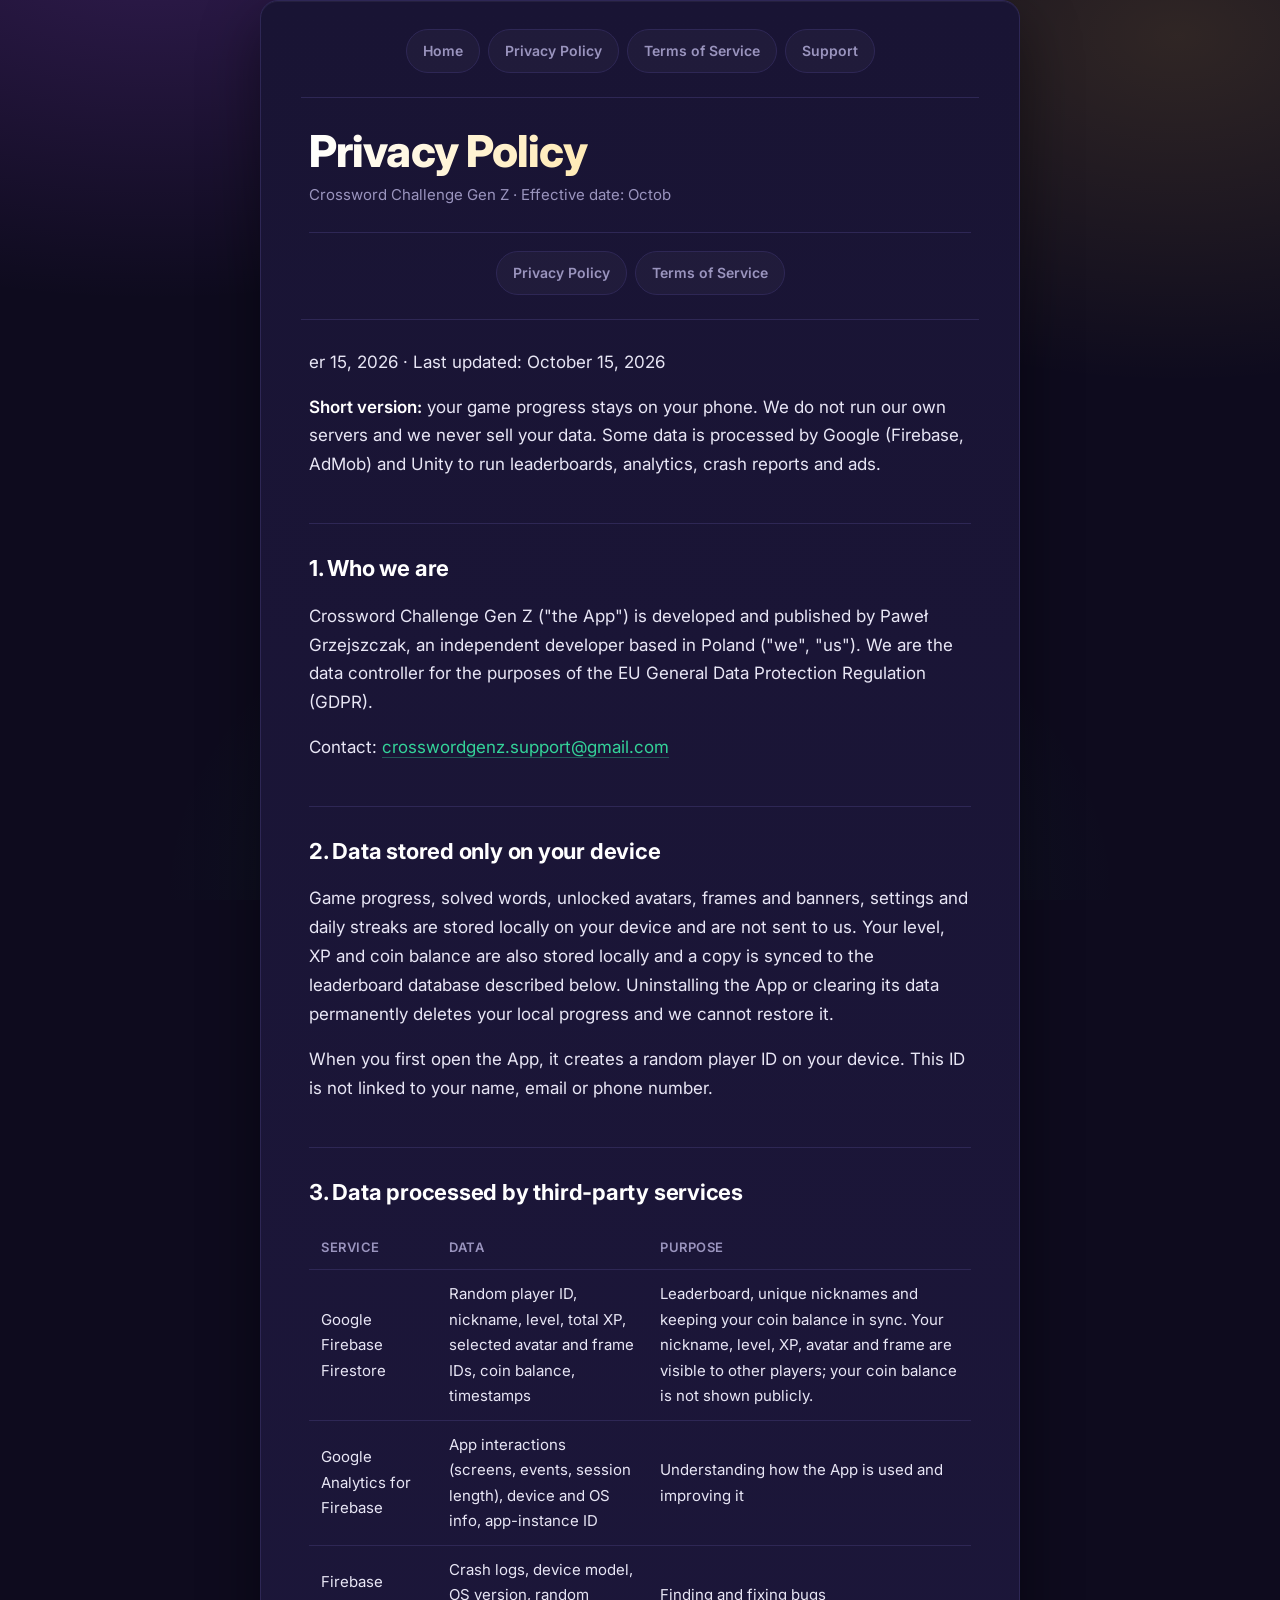
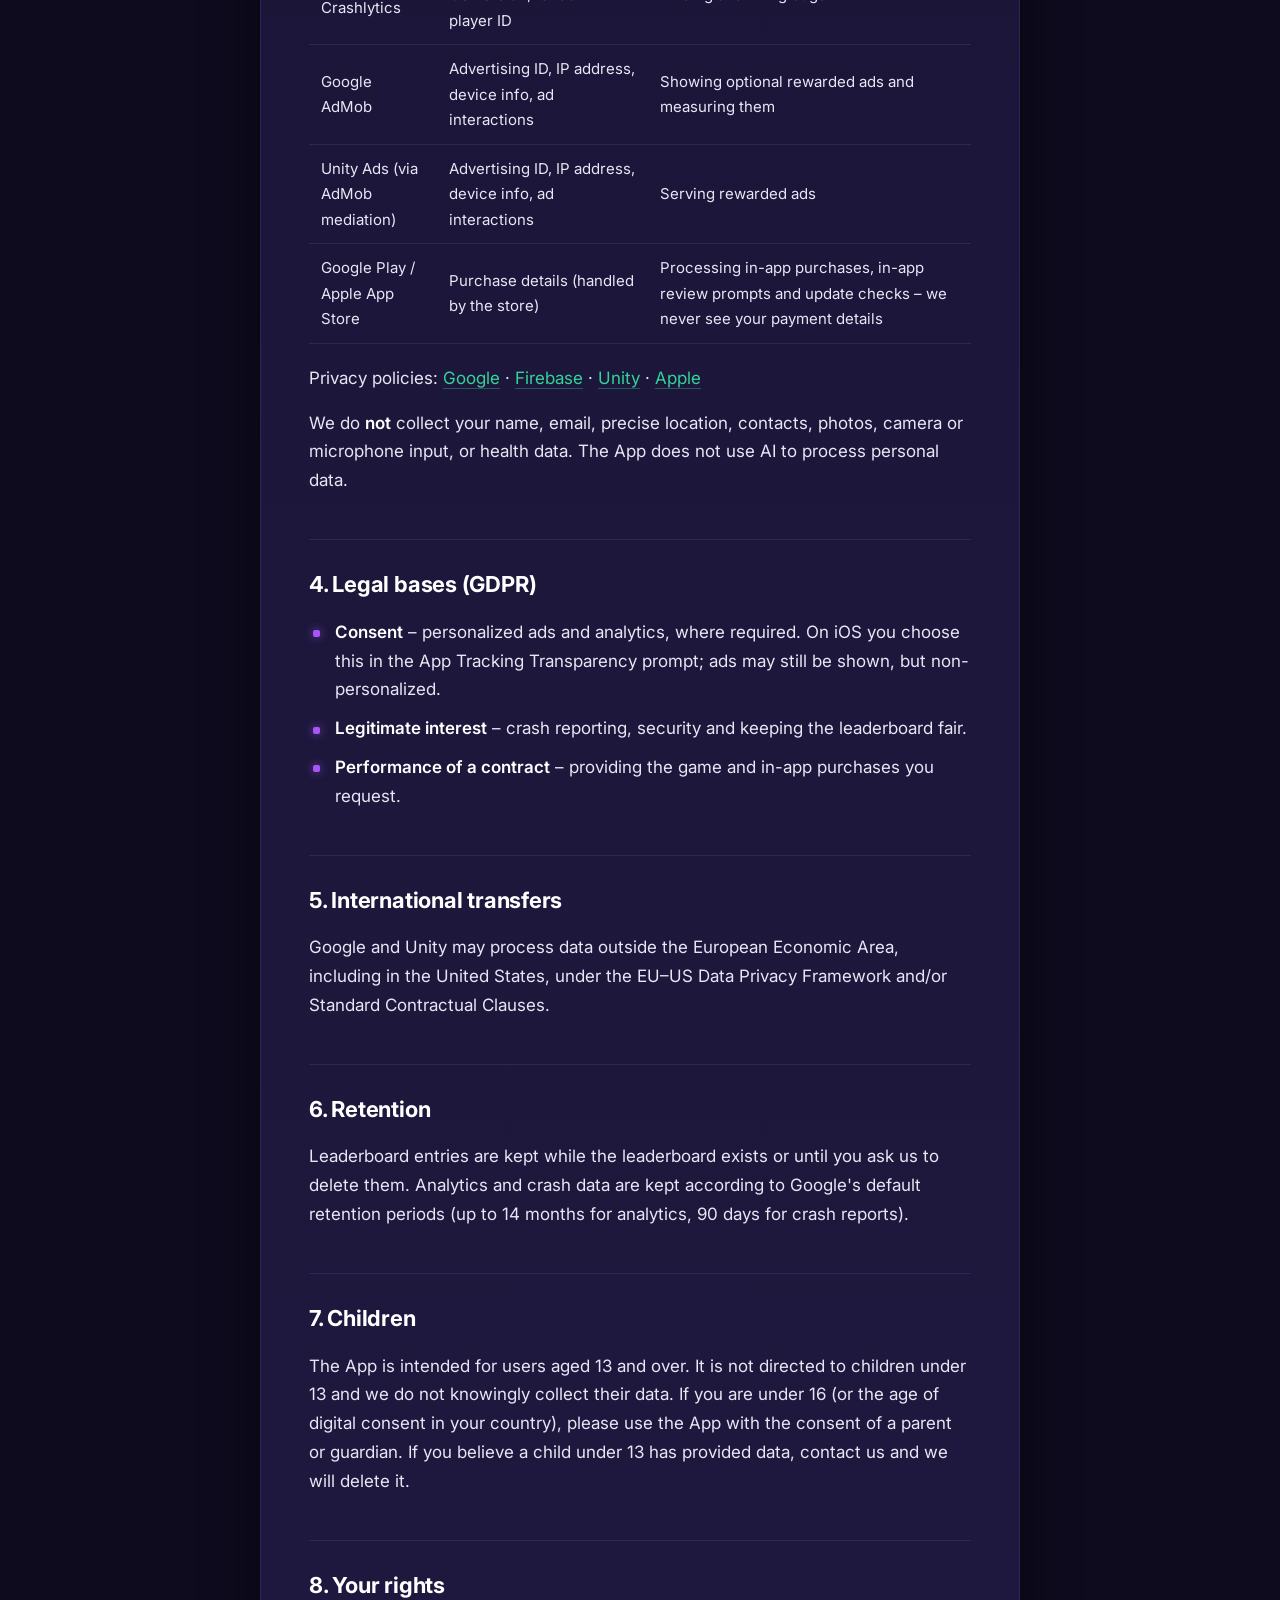
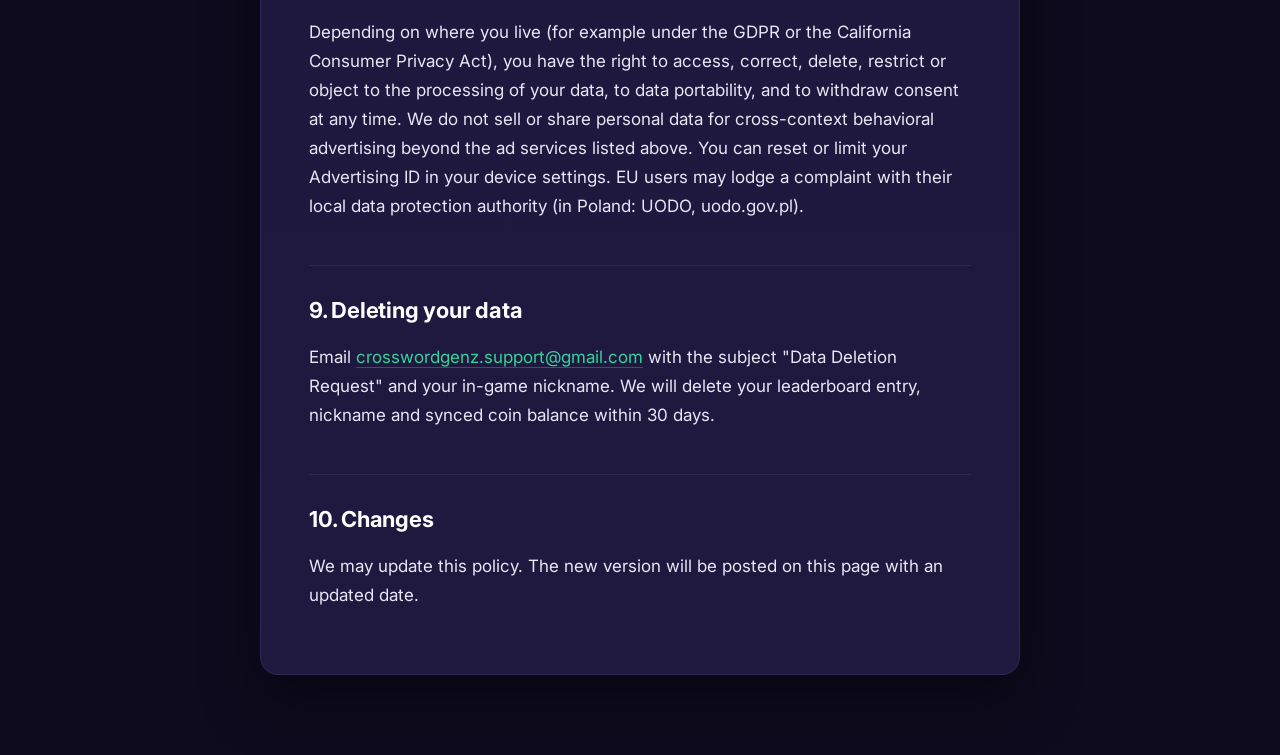
<file: index.html>
<!doctype html>
<html lang="en"><head><meta charset="utf-8"><meta name="viewport" content="width=device-width,initial-scale=1">
<title>Privacy Policy – Crossword Challenge Gen Z</title><link rel="stylesheet" href="style.css"></head>
<body><main>
<nav><a href="https://crosswordgenz.github.io">Home</a><a href="index.html">Privacy Policy</a><a href="terms.html">Terms of Service</a><a href="https://crosswordgenz.github.io/Support/">Support</a></nav>
<h1>Privacy Policy</h1>
<p class="muted">Crossword Challenge Gen Z · Effective date: Octob<nav><a href="index.html">Privacy Policy</a><a href="terms.html">Terms of Service</a></nav>er 15, 2026 · Last updated: October 15, 2026</p>

<div class="card">
<p><strong>Short version:</strong> your game progress stays on your phone. We do not run our own servers and we never sell your data. Some data is processed by Google (Firebase, AdMob) and Unity to run leaderboards, analytics, crash reports and ads.</p>
</div>

<h2>1. Who we are</h2>
<p>Crossword Challenge Gen Z ("the App") is developed and published by Paweł Grzejszczak, an independent developer based in Poland ("we", "us"). We are the data controller for the purposes of the EU General Data Protection Regulation (GDPR).</p>
<p>Contact: <a href="mailto:crosswordgenz.support@gmail.com">crosswordgenz.support@gmail.com</a></p>

<h2>2. Data stored only on your device</h2>
<p>Game progress, solved words, unlocked avatars, frames and banners, settings and daily streaks are stored locally on your device and are not sent to us. Your level, XP and coin balance are also stored locally and a copy is synced to the leaderboard database described below. Uninstalling the App or clearing its data permanently deletes your local progress and we cannot restore it.</p>
<p>When you first open the App, it creates a random player ID on your device. This ID is not linked to your name, email or phone number.</p>

<h2>3. Data processed by third-party services</h2>
<table>
<tr><th>Service</th><th>Data</th><th>Purpose</th></tr>
<tr><td>Google Firebase Firestore</td><td>Random player ID, nickname, level, total XP, selected avatar and frame IDs, coin balance, timestamps</td><td>Leaderboard, unique nicknames and keeping your coin balance in sync. Your nickname, level, XP, avatar and frame are visible to other players; your coin balance is not shown publicly.</td></tr>
<tr><td>Google Analytics for Firebase</td><td>App interactions (screens, events, session length), device and OS info, app-instance ID</td><td>Understanding how the App is used and improving it</td></tr>
<tr><td>Firebase Crashlytics</td><td>Crash logs, device model, OS version, random player ID</td><td>Finding and fixing bugs</td></tr>
<tr><td>Google AdMob</td><td>Advertising ID, IP address, device info, ad interactions</td><td>Showing optional rewarded ads and measuring them</td></tr>
<tr><td>Unity Ads (via AdMob mediation)</td><td>Advertising ID, IP address, device info, ad interactions</td><td>Serving rewarded ads</td></tr>
<tr><td>Google Play / Apple App Store</td><td>Purchase details (handled by the store)</td><td>Processing in-app purchases, in-app review prompts and update checks – we never see your payment details</td></tr>
</table>
<p>Privacy policies: <a href="https://policies.google.com/privacy">Google</a> · <a href="https://firebase.google.com/support/privacy">Firebase</a> · <a href="https://unity.com/legal/privacy-policy">Unity</a> · <a href="https://www.apple.com/legal/privacy/">Apple</a></p>
<p>We do <strong>not</strong> collect your name, email, precise location, contacts, photos, camera or microphone input, or health data. The App does not use AI to process personal data.</p>

<h2>4. Legal bases (GDPR)</h2>
<ul>
<li><strong>Consent</strong> – personalized ads and analytics, where required. On iOS you choose this in the App Tracking Transparency prompt; ads may still be shown, but non-personalized.</li>
<li><strong>Legitimate interest</strong> – crash reporting, security and keeping the leaderboard fair.</li>
<li><strong>Performance of a contract</strong> – providing the game and in-app purchases you request.</li>
</ul>

<h2>5. International transfers</h2>
<p>Google and Unity may process data outside the European Economic Area, including in the United States, under the EU–US Data Privacy Framework and/or Standard Contractual Clauses.</p>

<h2>6. Retention</h2>
<p>Leaderboard entries are kept while the leaderboard exists or until you ask us to delete them. Analytics and crash data are kept according to Google's default retention periods (up to 14 months for analytics, 90 days for crash reports).</p>

<h2>7. Children</h2>
<p>The App is intended for users aged 13 and over. It is not directed to children under 13 and we do not knowingly collect their data. If you are under 16 (or the age of digital consent in your country), please use the App with the consent of a parent or guardian. If you believe a child under 13 has provided data, contact us and we will delete it.</p>

<h2>8. Your rights</h2>
<p>Depending on where you live (for example under the GDPR or the California Consumer Privacy Act), you have the right to access, correct, delete, restrict or object to the processing of your data, to data portability, and to withdraw consent at any time. We do not sell or share personal data for cross-context behavioral advertising beyond the ad services listed above. You can reset or limit your Advertising ID in your device settings. EU users may lodge a complaint with their local data protection authority (in Poland: UODO, uodo.gov.pl).</p>

<h2>9. Deleting your data</h2>
<p>Email <a href="mailto:crosswordgenz.support@gmail.com?subject=Data%20Deletion%20Request">crosswordgenz.support@gmail.com</a> with the subject "Data Deletion Request" and your in-game nickname. We will delete your leaderboard entry, nickname and synced coin balance within 30 days.</p>

<h2>10. Changes</h2>
<p>We may update this policy. The new version will be posted on this page with an updated date.</p>
</main></body></html>
</file>
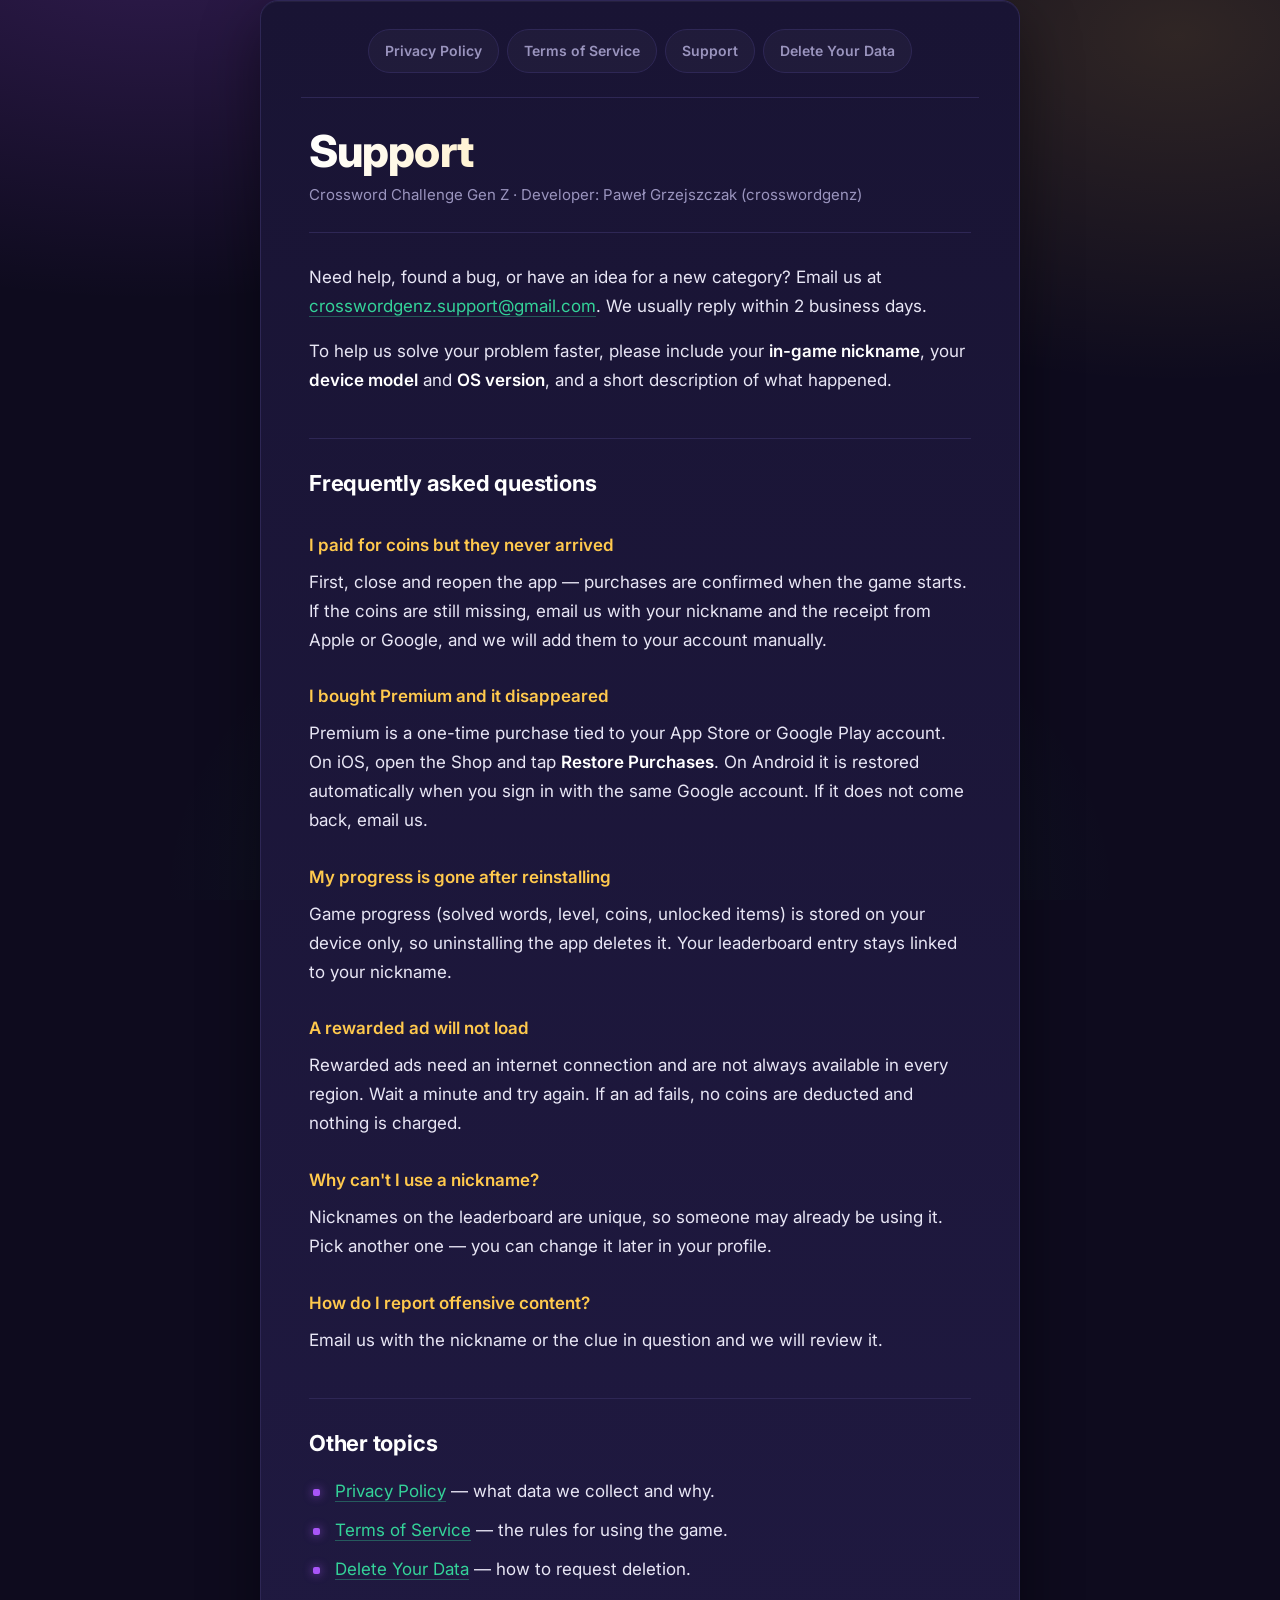
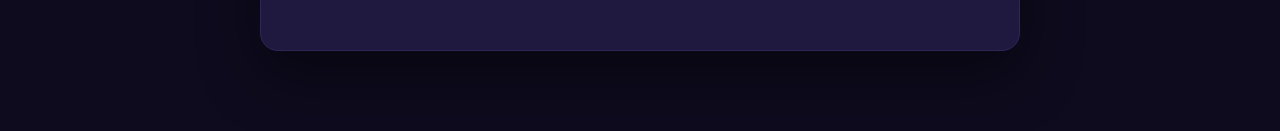
<file: support.html>
<!doctype html>
<html lang="en"><head><meta charset="utf-8"><meta name="viewport" content="width=device-width,initial-scale=1">
<title>Support – Crossword Challenge Gen Z</title><link rel="stylesheet" href="style.css"></head>
<body><main>
<nav><a href="index.html">Privacy Policy</a><a href="terms.html">Terms of Service</a><a href="support.html">Support</a><a href="delete-data.html">Delete Your Data</a></nav>
<h1>Support</h1>
<p class="muted">Crossword Challenge Gen Z · Developer: Paweł Grzejszczak (crosswordgenz)</p>

<p>Need help, found a bug, or have an idea for a new category? Email us at
<a href="mailto:crosswordgenz.support@gmail.com">crosswordgenz.support@gmail.com</a>.
We usually reply within 2 business days.</p>

<p>To help us solve your problem faster, please include your <strong>in-game nickname</strong>, your <strong>device model</strong> and <strong>OS version</strong>, and a short description of what happened.</p>

<h2>Frequently asked questions</h2>

<h3>I paid for coins but they never arrived</h3>
<p>First, close and reopen the app — purchases are confirmed when the game starts. If the coins are still missing, email us with your nickname and the receipt from Apple or Google, and we will add them to your account manually.</p>

<h3>I bought Premium and it disappeared</h3>
<p>Premium is a one-time purchase tied to your App Store or Google Play account. On iOS, open the Shop and tap <strong>Restore Purchases</strong>. On Android it is restored automatically when you sign in with the same Google account. If it does not come back, email us.</p>

<h3>My progress is gone after reinstalling</h3>
<p>Game progress (solved words, level, coins, unlocked items) is stored on your device only, so uninstalling the app deletes it. Your leaderboard entry stays linked to your nickname.</p>

<h3>A rewarded ad will not load</h3>
<p>Rewarded ads need an internet connection and are not always available in every region. Wait a minute and try again. If an ad fails, no coins are deducted and nothing is charged.</p>

<h3>Why can't I use a nickname?</h3>
<p>Nicknames on the leaderboard are unique, so someone may already be using it. Pick another one — you can change it later in your profile.</p>

<h3>How do I report offensive content?</h3>
<p>Email us with the nickname or the clue in question and we will review it.</p>

<h2>Other topics</h2>
<ul>
<li><a href="index.html">Privacy Policy</a> — what data we collect and why.</li>
<li><a href="terms.html">Terms of Service</a> — the rules for using the game.</li>
<li><a href="delete-data.html">Delete Your Data</a> — how to request deletion.</li>
</ul>
</main></body></html>
</file>
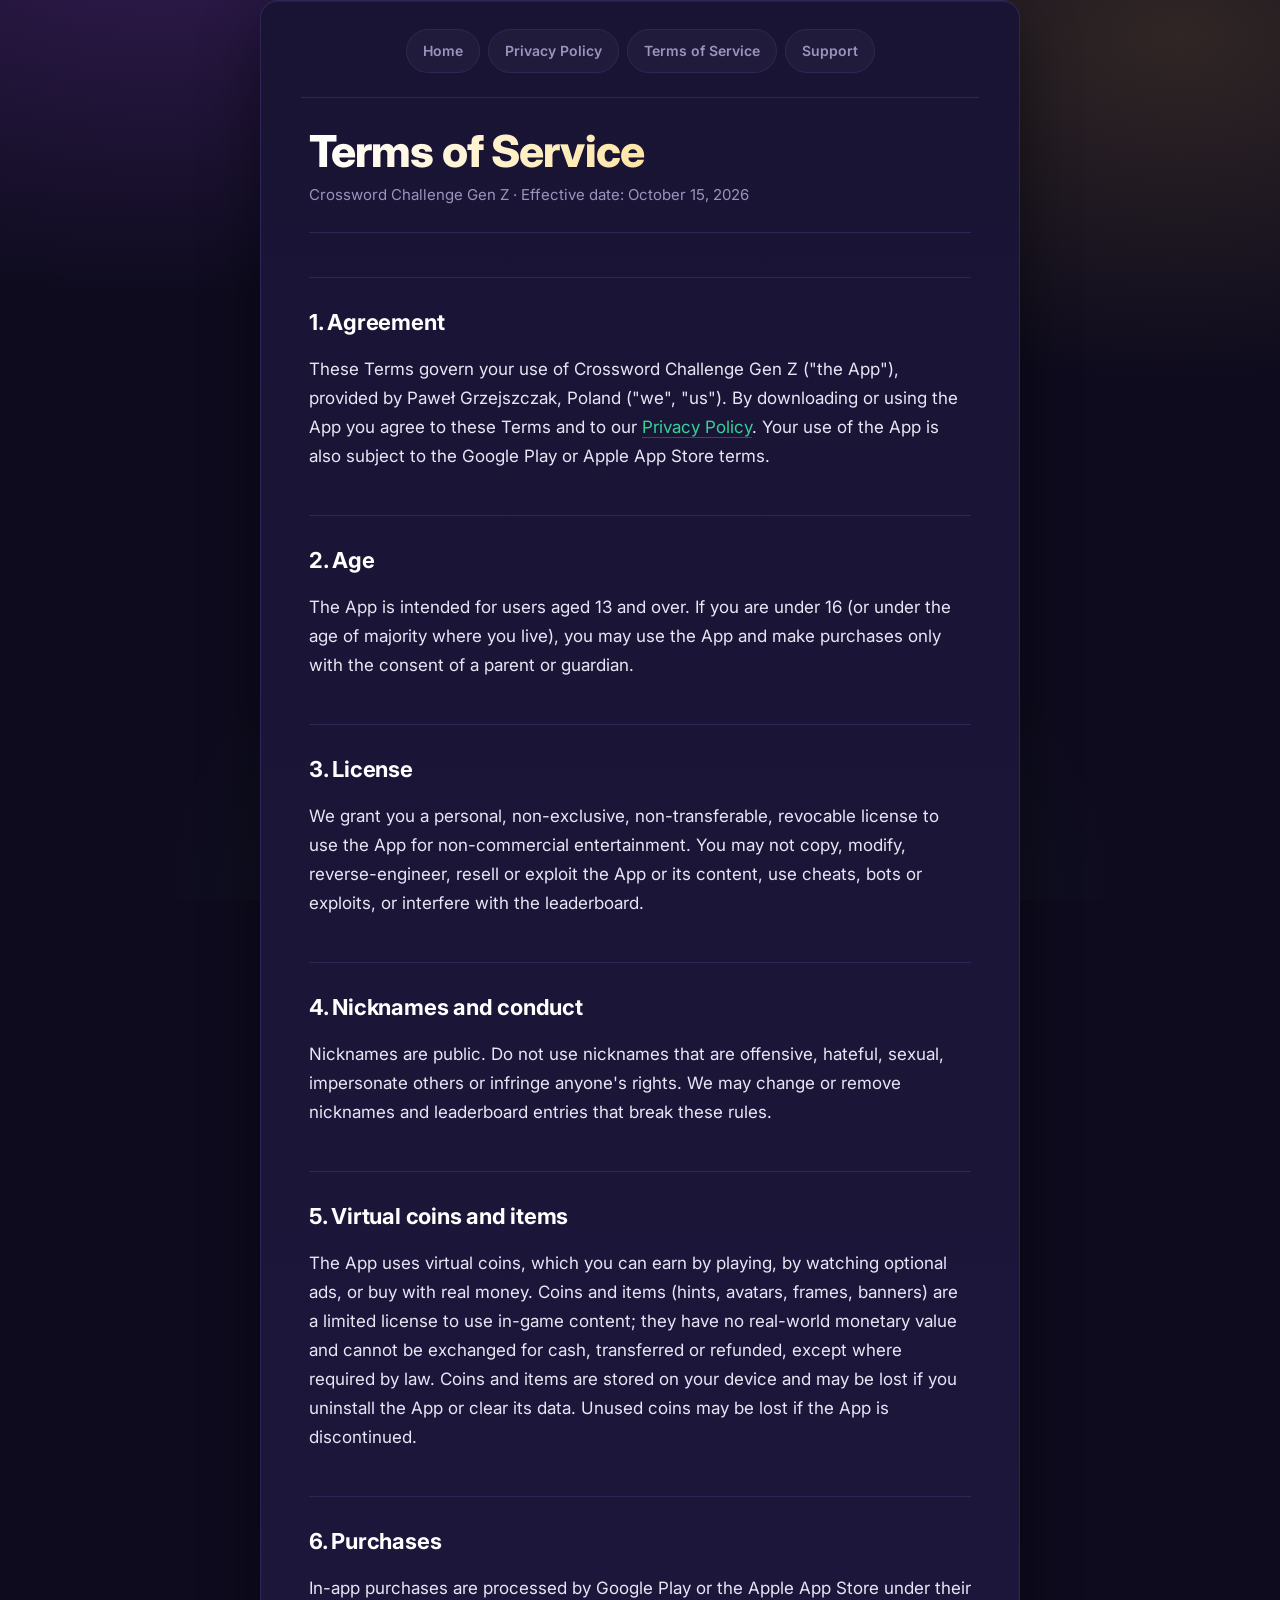
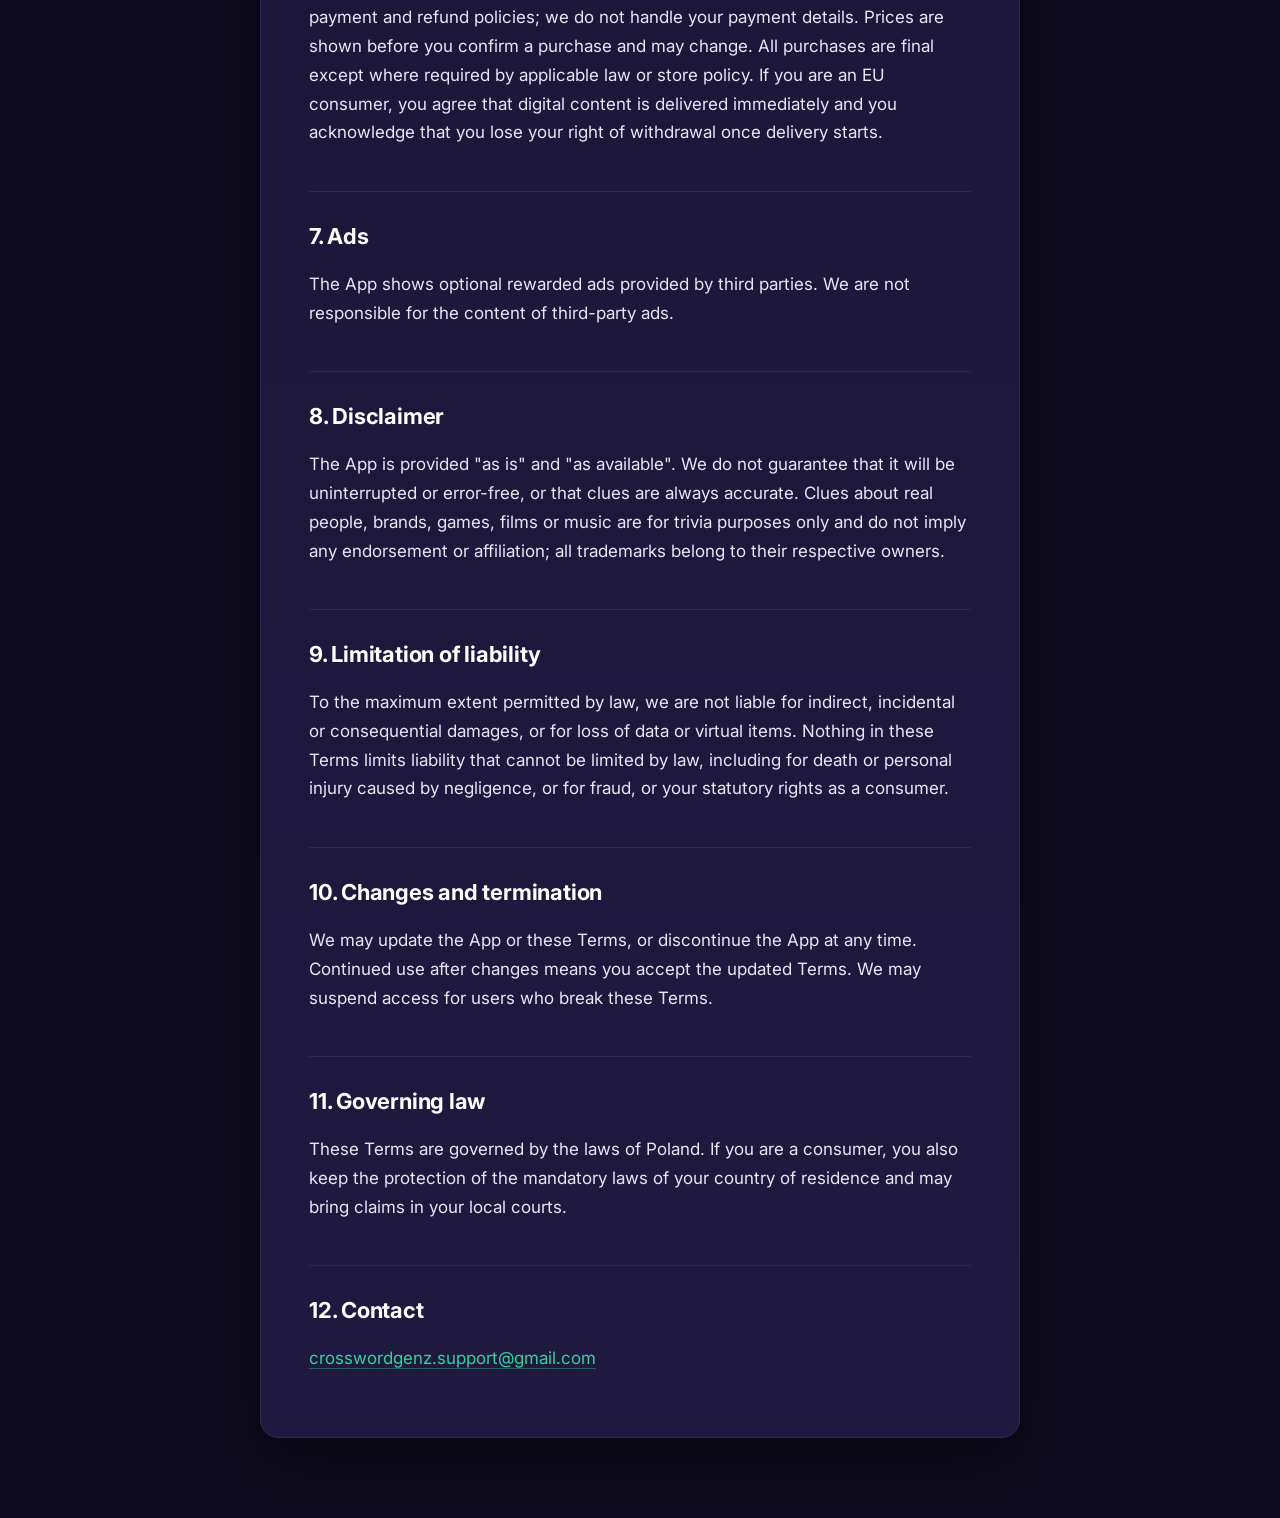
<file: terms.html>
<!doctype html>
<html lang="en"><head><meta charset="utf-8"><meta name="viewport" content="width=device-width,initial-scale=1">
<title>Terms of Service – Crossword Challenge Gen Z</title><link rel="stylesheet" href="style.css"></head>
<body><main>
<nav><a href="https://crosswordgenz.github.io">Home</a><a href="index.html">Privacy Policy</a><a href="terms.html">Terms of Service</a><a href="https://crosswordgenz.github.io/Support/">Support</a></nav>
<h1>Terms of Service</h1>
<p class="muted">Crossword Challenge Gen Z · Effective date: October 15, 2026</p>

<h2>1. Agreement</h2>
<p>These Terms govern your use of Crossword Challenge Gen Z ("the App"), provided by Paweł Grzejszczak, Poland ("we", "us"). By downloading or using the App you agree to these Terms and to our <a href="index.html">Privacy Policy</a>. Your use of the App is also subject to the Google Play or Apple App Store terms.</p>

<h2>2. Age</h2>
<p>The App is intended for users aged 13 and over. If you are under 16 (or under the age of majority where you live), you may use the App and make purchases only with the consent of a parent or guardian.</p>

<h2>3. License</h2>
<p>We grant you a personal, non-exclusive, non-transferable, revocable license to use the App for non-commercial entertainment. You may not copy, modify, reverse-engineer, resell or exploit the App or its content, use cheats, bots or exploits, or interfere with the leaderboard.</p>

<h2>4. Nicknames and conduct</h2>
<p>Nicknames are public. Do not use nicknames that are offensive, hateful, sexual, impersonate others or infringe anyone's rights. We may change or remove nicknames and leaderboard entries that break these rules.</p>

<h2>5. Virtual coins and items</h2>
<p>The App uses virtual coins, which you can earn by playing, by watching optional ads, or buy with real money. Coins and items (hints, avatars, frames, banners) are a limited license to use in-game content; they have no real-world monetary value and cannot be exchanged for cash, transferred or refunded, except where required by law. Coins and items are stored on your device and may be lost if you uninstall the App or clear its data. Unused coins may be lost if the App is discontinued.</p>

<h2>6. Purchases</h2>
<p>In-app purchases are processed by Google Play or the Apple App Store under their payment and refund policies; we do not handle your payment details. Prices are shown before you confirm a purchase and may change. All purchases are final except where required by applicable law or store policy. If you are an EU consumer, you agree that digital content is delivered immediately and you acknowledge that you lose your right of withdrawal once delivery starts.</p>

<h2>7. Ads</h2>
<p>The App shows optional rewarded ads provided by third parties. We are not responsible for the content of third-party ads.</p>

<h2>8. Disclaimer</h2>
<p>The App is provided "as is" and "as available". We do not guarantee that it will be uninterrupted or error-free, or that clues are always accurate. Clues about real people, brands, games, films or music are for trivia purposes only and do not imply any endorsement or affiliation; all trademarks belong to their respective owners.</p>

<h2>9. Limitation of liability</h2>
<p>To the maximum extent permitted by law, we are not liable for indirect, incidental or consequential damages, or for loss of data or virtual items. Nothing in these Terms limits liability that cannot be limited by law, including for death or personal injury caused by negligence, or for fraud, or your statutory rights as a consumer.</p>

<h2>10. Changes and termination</h2>
<p>We may update the App or these Terms, or discontinue the App at any time. Continued use after changes means you accept the updated Terms. We may suspend access for users who break these Terms.</p>

<h2>11. Governing law</h2>
<p>These Terms are governed by the laws of Poland. If you are a consumer, you also keep the protection of the mandatory laws of your country of residence and may bring claims in your local courts.</p>

<h2>12. Contact</h2>
<p><a href="mailto:crosswordgenz.support@gmail.com">crosswordgenz.support@gmail.com</a></p>
</main></body></html>
</file>
<file: style.css>
/* Crossword Challenge Gen Z — legal & support pages
   Drop-in replacement for style.css. No HTML changes required. */

@import url('https://fonts.googleapis.com/css2?family=Inter:wght@400;500;600;800&display=swap');

:root {
  --bg:          #0E0B1E;
  --bg-2:        #141029;
  --card:        #191434;
  --card-2:      #1F1940;
  --line:        #2E2755;
  --text:        #E8E6F5;
  --muted:       #9A94BE;
  --gold:        #FFC94D;
  --violet:      #A855F7;
  --teal:        #34D399;
  --radius:      18px;
  --maxw:        760px;
}

* { box-sizing: border-box; }

html { -webkit-text-size-adjust: 100%; scroll-behavior: smooth; }

body {
  margin: 0;
  padding: 0 20px 80px;
  background:
    radial-gradient(1100px 620px at 12% -8%,  rgba(168,85,247,.22), transparent 60%),
    radial-gradient(900px  560px at 92% 4%,   rgba(255,201,77,.14), transparent 62%),
    radial-gradient(800px  600px at 50% 100%, rgba(52,211,153,.10), transparent 60%),
    var(--bg);
  background-attachment: fixed;
  color: var(--text);
  font-family: 'Inter', -apple-system, BlinkMacSystemFont, 'Segoe UI', Roboto, Helvetica, Arial, sans-serif;
  font-size: 17px;
  line-height: 1.7;
  -webkit-font-smoothing: antialiased;
}

main {
  max-width: var(--maxw);
  margin: 0 auto;
  padding: 0;
}

/* ---------- Top navigation ---------- */

nav {
  display: flex;
  flex-wrap: wrap;
  gap: 8px;
  justify-content: center;
  max-width: var(--maxw);
  margin: 0 auto;
  padding: 26px 0 34px;
}

nav a {
  display: inline-block;
  padding: 9px 16px;
  border: 1px solid var(--line);
  border-radius: 999px;
  background: rgba(255,255,255,.03);
  color: var(--muted);
  font-size: 14px;
  font-weight: 600;
  text-decoration: none;
  transition: color .15s ease, border-color .15s ease, background .15s ease, transform .15s ease;
}

nav a:hover {
  color: var(--text);
  border-color: var(--violet);
  background: rgba(168,85,247,.12);
  transform: translateY(-1px);
}

/* ---------- Headings ---------- */

h1 {
  margin: 0 0 6px;
  font-size: clamp(32px, 6vw, 44px);
  font-weight: 800;
  letter-spacing: -0.02em;
  line-height: 1.15;
  background: linear-gradient(100deg, #FFFFFF 0%, #FFE9B0 45%, var(--gold) 100%);
  -webkit-background-clip: text;
  background-clip: text;
  color: transparent;
}

h2 {
  margin: 44px 0 14px;
  padding-top: 26px;
  border-top: 1px solid var(--line);
  font-size: 22px;
  font-weight: 700;
  letter-spacing: -0.01em;
  color: #FFFFFF;
}

h3 {
  margin: 28px 0 8px;
  font-size: 17px;
  font-weight: 600;
  color: var(--gold);
}

/* ---------- Text ---------- */

p { margin: 0 0 16px; }

.muted,
h1 + p {
  color: var(--muted);
  font-size: 15px;
}

h1 + p {
  margin-bottom: 30px;
  padding-bottom: 24px;
  border-bottom: 1px solid var(--line);
}

strong { color: #FFFFFF; font-weight: 600; }

a {
  color: var(--teal);
  text-decoration: none;
  border-bottom: 1px solid rgba(52,211,153,.35);
  transition: color .15s ease, border-color .15s ease;
}

a:hover { color: #6EE7B7; border-bottom-color: #6EE7B7; }

/* ---------- Lists ---------- */

ul, ol { margin: 0 0 18px; padding-left: 0; }

ul { list-style: none; }

ul li {
  position: relative;
  margin-bottom: 10px;
  padding-left: 26px;
}

ul li::before {
  content: "";
  position: absolute;
  left: 4px;
  top: .72em;
  width: 7px;
  height: 7px;
  border-radius: 2px;
  background: var(--violet);
  box-shadow: 0 0 10px rgba(168,85,247,.7);
}

ol { padding-left: 24px; }
ol li { margin-bottom: 10px; padding-left: 4px; }
ol li::marker { color: var(--gold); font-weight: 700; }

/* ---------- Content card ---------- */

main > h1 { position: relative; }

main > h1,
main > p,
main > h2,
main > h3,
main > ul,
main > ol,
main > table {
  position: relative;
  z-index: 1;
}

main::before {
  content: "";
  position: absolute;
  inset: auto;
  display: none;
}

/* Card wrapper effect: applied to <main> itself */
main {
  background: linear-gradient(180deg, var(--card) 0%, var(--card-2) 100%);
  border: 1px solid var(--line);
  border-radius: var(--radius);
  padding: 40px clamp(20px, 5vw, 48px) 48px;
  box-shadow:
    0 24px 60px rgba(0,0,0,.45),
    inset 0 1px 0 rgba(255,255,255,.05);
}

/* nav sits above the card */
body > nav,
main > nav {
  background: transparent;
}

main > nav {
  margin: -12px -8px 28px;
  padding: 0 0 24px;
  border-bottom: 1px solid var(--line);
}

/* ---------- Tables ---------- */

table {
  width: 100%;
  margin: 0 0 20px;
  border-collapse: collapse;
  font-size: 15px;
}

th, td {
  padding: 11px 12px;
  border-bottom: 1px solid var(--line);
  text-align: left;
}

th { color: var(--muted); font-weight: 600; font-size: 13px; text-transform: uppercase; letter-spacing: .04em; }

/* ---------- Footer ---------- */

footer {
  max-width: var(--maxw);
  margin: 28px auto 0;
  color: var(--muted);
  font-size: 13px;
  text-align: center;
}

/* ---------- Small screens ---------- */

@media (max-width: 560px) {
  body { padding: 0 14px 56px; font-size: 16px; }
  main { padding: 28px 20px 34px; border-radius: 14px; }
  nav { padding: 18px 0 22px; }
  nav a { padding: 8px 13px; font-size: 13px; }
  h2 { margin-top: 34px; font-size: 20px; }
}

/* ---------- Print ---------- */

@media print {
  body { background: #fff; color: #000; }
  main { background: #fff; border: 0; box-shadow: none; }
  h1 { color: #000; background: none; -webkit-text-fill-color: #000; }
  nav { display: none; }
  a { color: #000; border: 0; }
}
</file>
